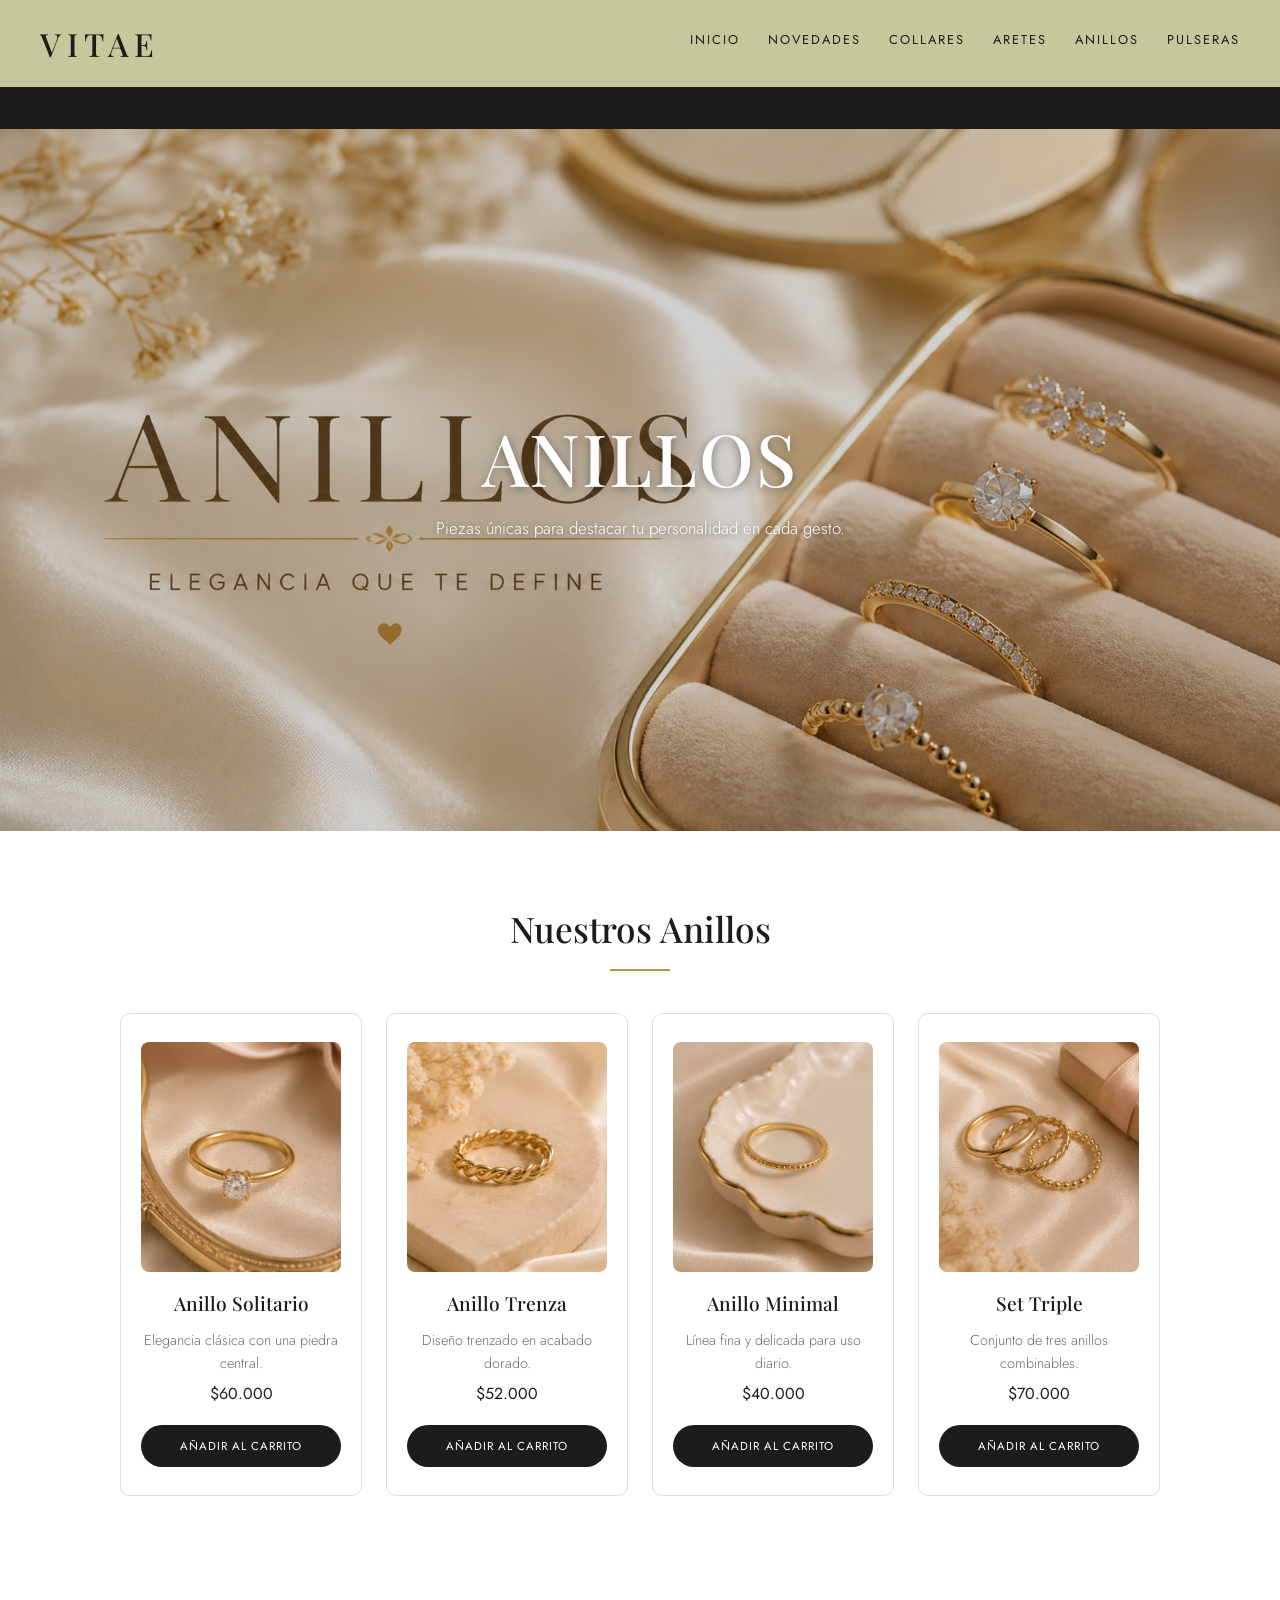
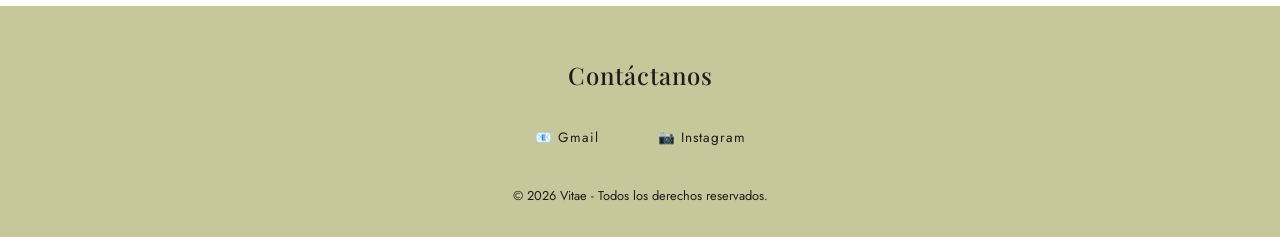
<file: anillos.html>
<!DOCTYPE html>
<html lang="es">
<head>
    <meta charset="UTF-8">
    <meta name="viewport" content="width=device-width, initial-scale=1.0">
    <title>Vitae - Anillos</title>
    <link rel="stylesheet" href="style.css">
</head>
<body>
    <header>
        <h1>Vitae</h1>
        <input type="checkbox" id="menu-toggle">
        <label for="menu-toggle">☰</label>
        <nav>
            <a href="index.html">INICIO</a>
            <a href="novedades.html">NOVEDADES</a>
            <a href="collares.html">COLLARES</a>
            <a href="aretes.html">ARETES</a>
            <a href="anillos.html">ANILLOS</a>
            <a href="pulseras.html">PULSERAS</a>
        </nav>
    </header>

    <div class="cinta">
        <span>★ NUEVA COLECCIÓN ★ NUEVA COLECCIÓN ★ NUEVA COLECCIÓN ★ NUEVA COLECCIÓN ★ NUEVA COLECCIÓN ★ NUEVA COLECCIÓN</span>
    </div>

    <main>
        <article>
            <div class="text">
                <h1>Anillos</h1>
                <p>Piezas únicas para destacar tu personalidad en cada gesto.</p>
            </div>
            <img src="imagenes/banner-anillos.png" alt="Anillos Vitae">
        </article>
    </main>

    <section>
        <h2>Nuestros Anillos</h2>

        <article>
            <img src="imagenes/anillo1.png" alt="Anillo solitario">
            <h3>Anillo Solitario</h3>
            <p>Elegancia clásica con una piedra central.</p>
            <p class="precio">$60.000</p>
            <a class="btn-cart" href="#">Añadir al carrito</a>
        </article>

        <article>
            <img src="imagenes/anillo2.png" alt="Anillo trenzado">
            <h3>Anillo Trenza</h3>
            <p>Diseño trenzado en acabado dorado.</p>
            <p class="precio">$52.000</p>
            <a class="btn-cart" href="#">Añadir al carrito</a>
        </article>

        <article>
            <img src="imagenes/anillo3.png" alt="Anillo minimal">
            <h3>Anillo Minimal</h3>
            <p>Línea fina y delicada para uso diario.</p>
            <p class="precio">$40.000</p>
            <a class="btn-cart" href="#">Añadir al carrito</a>
        </article>

        <article>
            <img src="imagenes/anillo4.png" alt="Set de anillos">
            <h3>Set Triple</h3>
            <p>Conjunto de tres anillos combinables.</p>
            <p class="precio">$70.000</p>
            <a class="btn-cart" href="#">Añadir al carrito</a>
        </article>
    </section>

    <footer>
        <div class="container">
            <h3>Contáctanos</h3>
            <a href="mailto:vitaejoyeria@gmail.com">📧 Gmail</a>
            <a href="https://www.instagram.com/vitaejoyeria" target="_blank">📷 Instagram</a>
            <p>&copy; 2026 Vitae - Todos los derechos reservados.</p>
        </div>
    </footer>
</body>
</html>
</file>
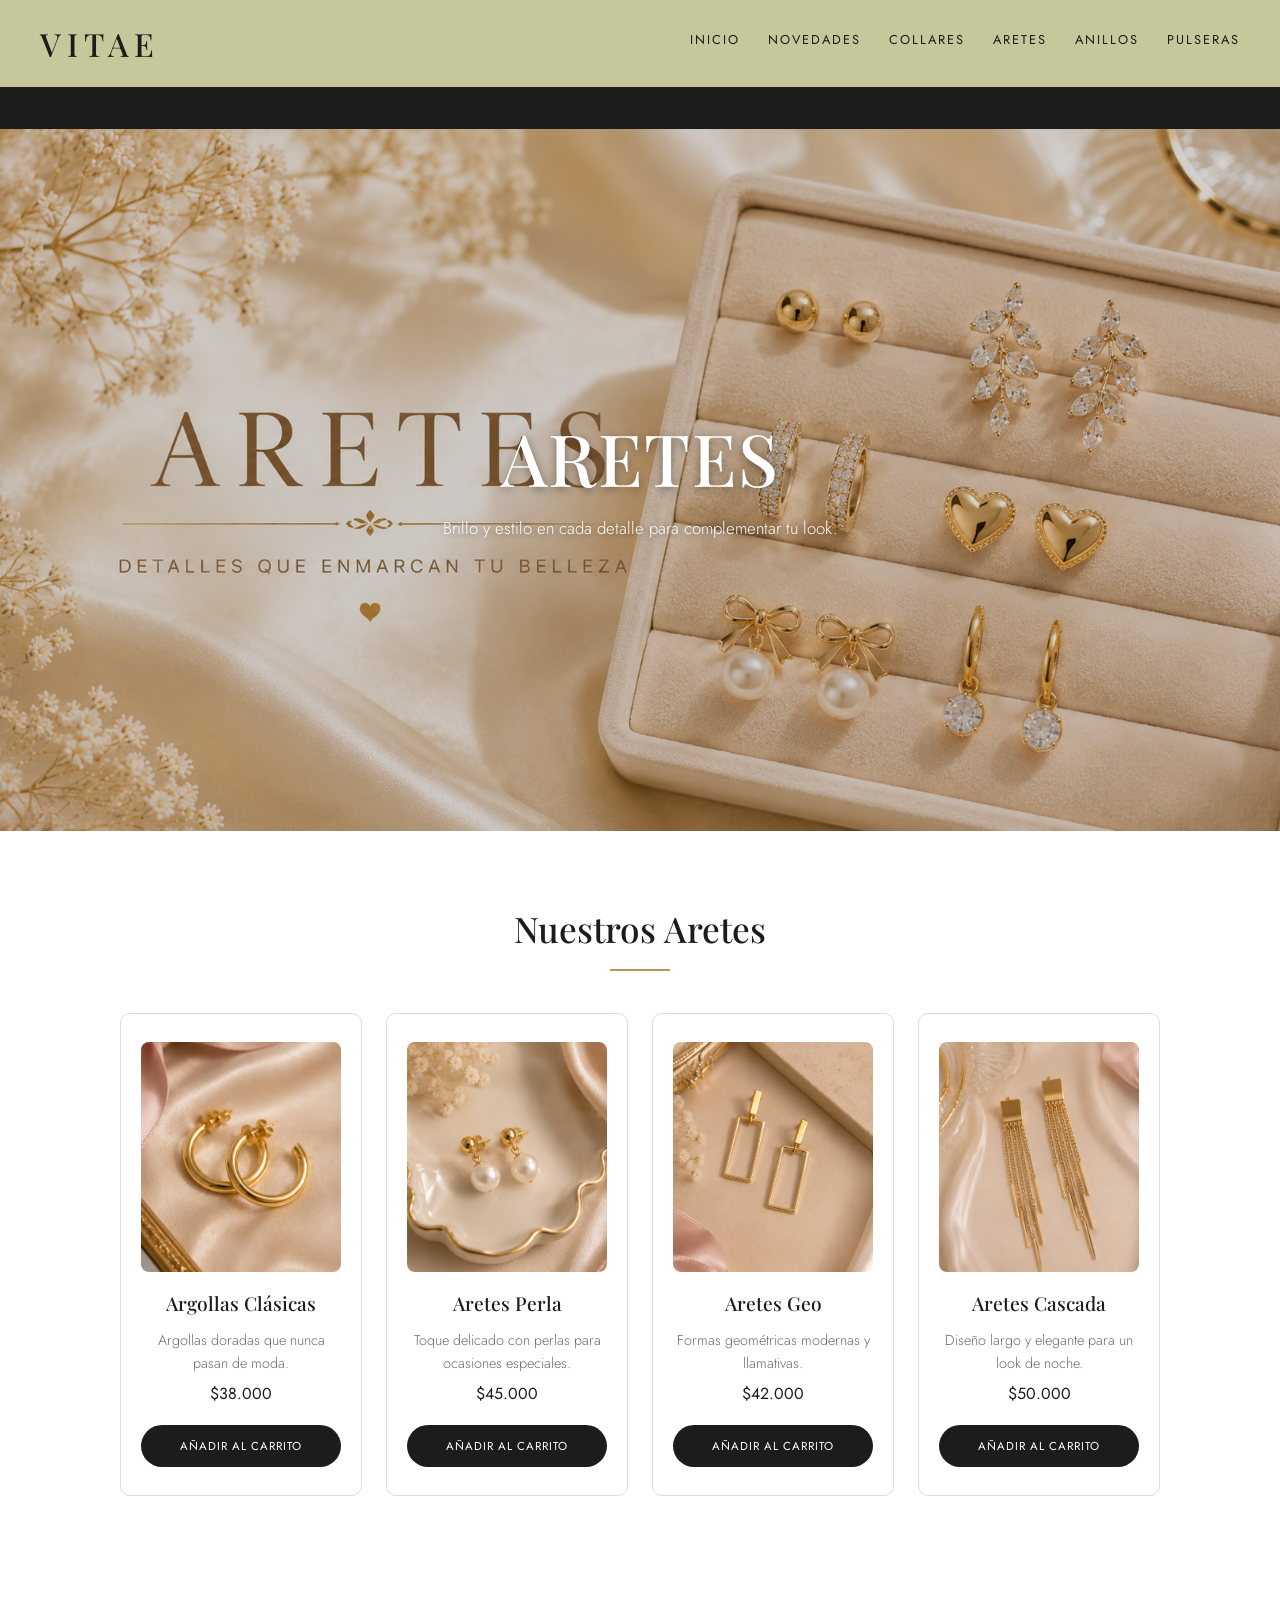
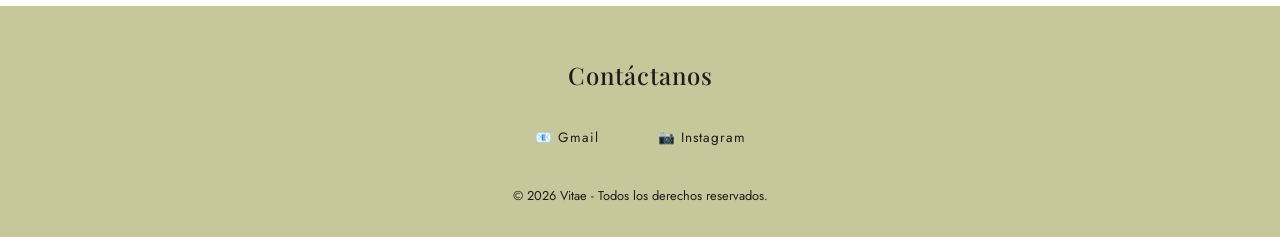
<file: aretes.html>
<!DOCTYPE html>
<html lang="es">
<head>
    <meta charset="UTF-8">
    <meta name="viewport" content="width=device-width, initial-scale=1.0">
    <title>Vitae - Aretes</title>
    <link rel="stylesheet" href="style.css">
</head>
<body>
    <header>
        <h1>Vitae</h1>
        <input type="checkbox" id="menu-toggle">
        <label for="menu-toggle">☰</label>
        <nav>
            <a href="index.html">INICIO</a>
            <a href="novedades.html">NOVEDADES</a>
            <a href="collares.html">COLLARES</a>
            <a href="aretes.html">ARETES</a>
            <a href="anillos.html">ANILLOS</a>
            <a href="pulseras.html">PULSERAS</a>
        </nav>
    </header>

    <div class="cinta">
        <span>★ NUEVA COLECCIÓN ★ NUEVA COLECCIÓN ★ NUEVA COLECCIÓN ★ NUEVA COLECCIÓN ★ NUEVA COLECCIÓN ★ NUEVA COLECCIÓN</span>
    </div>

    <main>
        <article>
            <div class="text">
                <h1>Aretes</h1>
                <p>Brillo y estilo en cada detalle para complementar tu look.</p>
            </div>
            <img src="imagenes/banner-aretes.png" alt="Aretes Vitae">
        </article>
    </main>

    <section>
        <h2>Nuestros Aretes</h2>

        <article>
            <img src="imagenes/arete1.png" alt="Aretes argolla">
            <h3>Argollas Clásicas</h3>
            <p>Argollas doradas que nunca pasan de moda.</p>
            <p class="precio">$38.000</p>
            <a class="btn-cart" href="#">Añadir al carrito</a>
        </article>

        <article>
            <img src="imagenes/arete2.png" alt="Aretes con perla">
            <h3>Aretes Perla</h3>
            <p>Toque delicado con perlas para ocasiones especiales.</p>
            <p class="precio">$45.000</p>
            <a class="btn-cart" href="#">Añadir al carrito</a>
        </article>

        <article>
            <img src="imagenes/arete3.png" alt="Aretes geométricos">
            <h3>Aretes Geo</h3>
            <p>Formas geométricas modernas y llamativas.</p>
            <p class="precio">$42.000</p>
            <a class="btn-cart" href="#">Añadir al carrito</a>
        </article>

        <article>
            <img src="imagenes/arete4.png" alt="Aretes largos">
            <h3>Aretes Cascada</h3>
            <p>Diseño largo y elegante para un look de noche.</p>
            <p class="precio">$50.000</p>
            <a class="btn-cart" href="#">Añadir al carrito</a>
        </article>
    </section>

    <footer>
        <div class="container">
            <h3>Contáctanos</h3>
            <a href="mailto:vitaejoyeria@gmail.com">📧 Gmail</a>
            <a href="https://www.instagram.com/vitaejoyeria" target="_blank">📷 Instagram</a>
            <p>&copy; 2026 Vitae - Todos los derechos reservados.</p>
        </div>
    </footer>
</body>
</html>
</file>
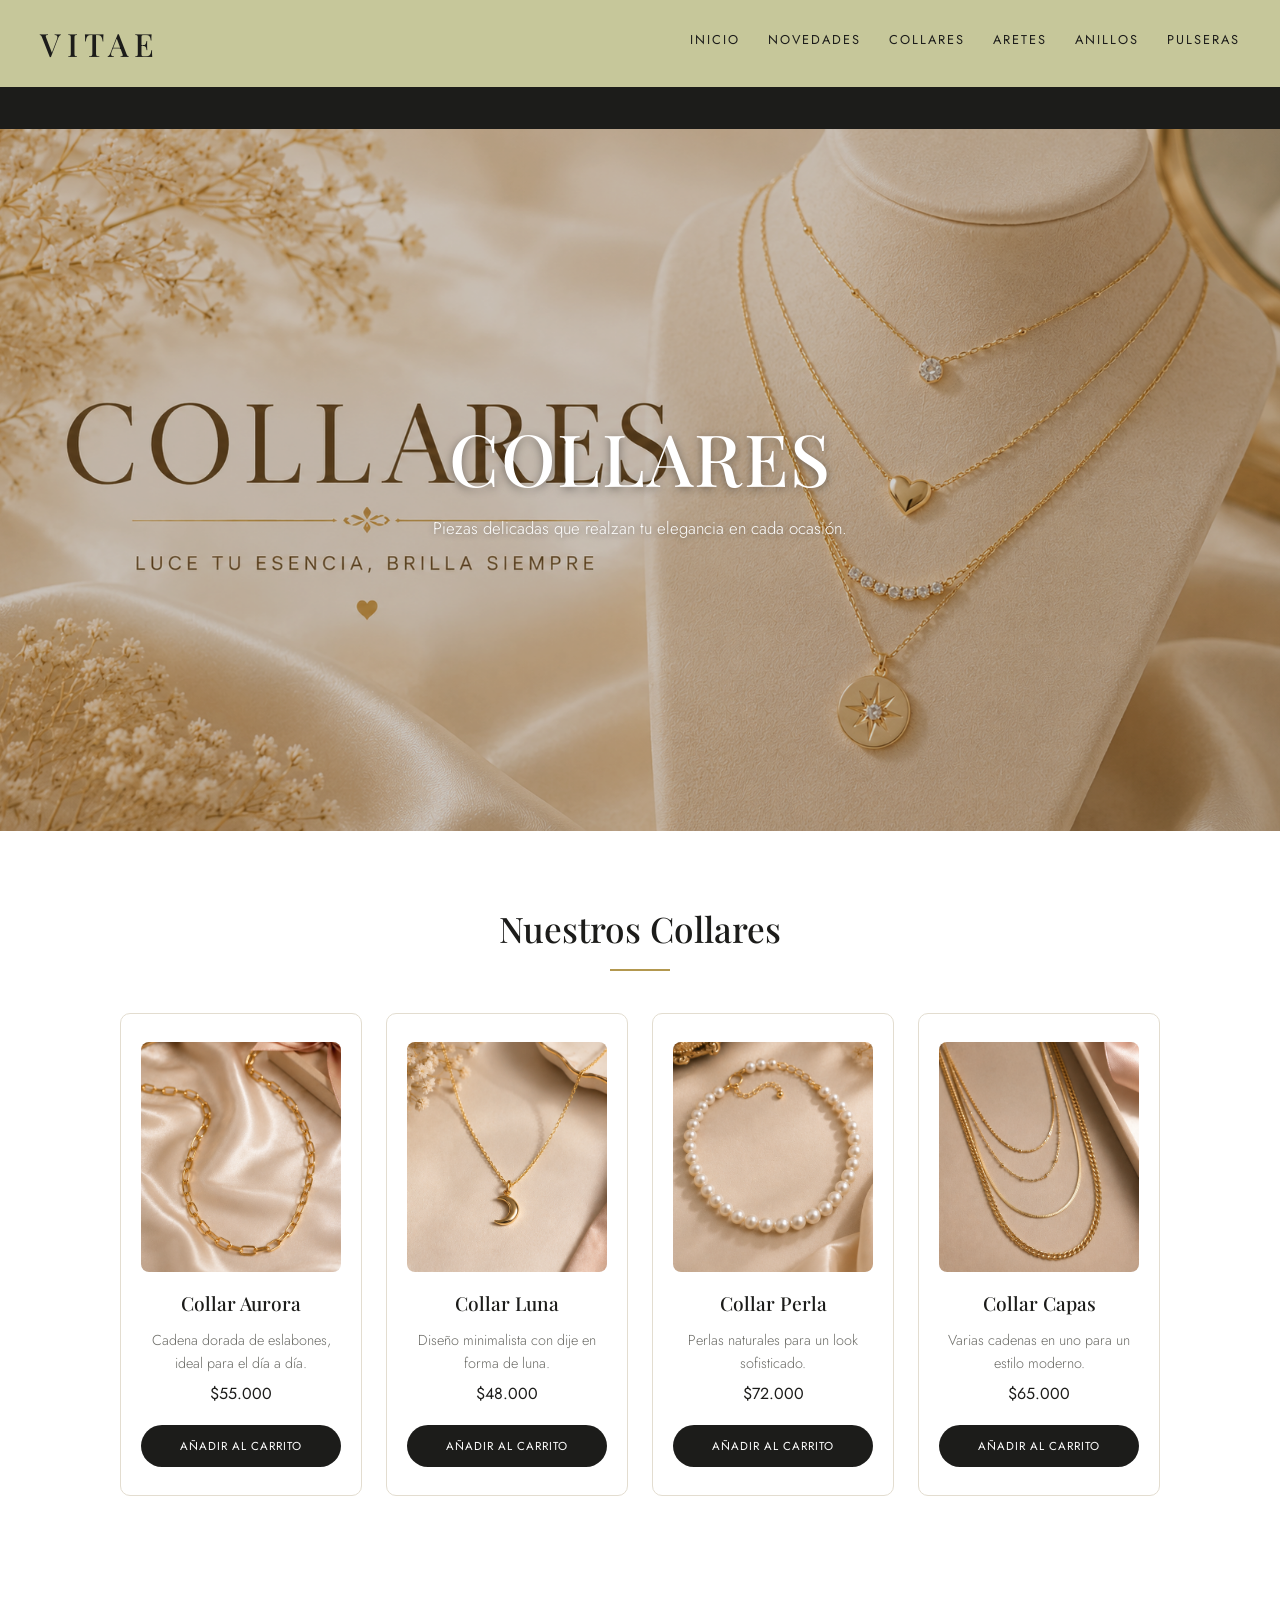
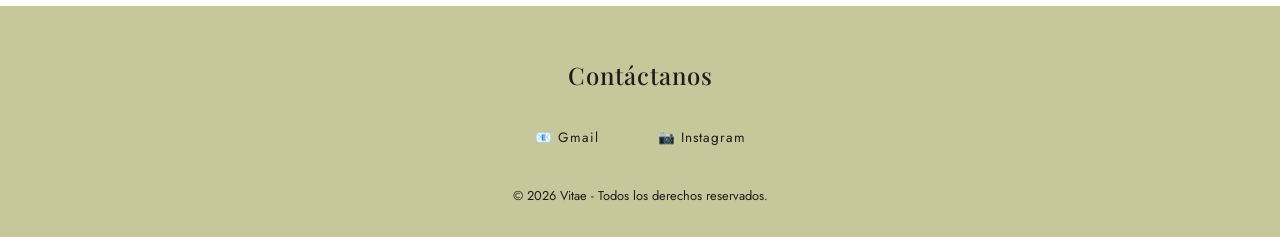
<file: collares.html>
<!DOCTYPE html>
<html lang="es">
<head>
    <meta charset="UTF-8">
    <meta name="viewport" content="width=device-width, initial-scale=1.0">
    <title>Vitae - Collares</title>
    <link rel="stylesheet" href="style.css">
</head>
<body>
    <header>
        <h1>Vitae</h1>
        <input type="checkbox" id="menu-toggle">
        <label for="menu-toggle">☰</label>
        <nav>
            <a href="index.html">INICIO</a>
            <a href="novedades.html">NOVEDADES</a>
            <a href="collares.html">COLLARES</a>
            <a href="aretes.html">ARETES</a>
            <a href="anillos.html">ANILLOS</a>
            <a href="pulseras.html">PULSERAS</a>
        </nav>
    </header>

    <div class="cinta">
        <span>★ NUEVA COLECCIÓN ★ NUEVA COLECCIÓN ★ NUEVA COLECCIÓN ★ NUEVA COLECCIÓN ★ NUEVA COLECCIÓN ★ NUEVA COLECCIÓN</span>
    </div>

    <main>
        <article>
            <div class="text">
                <h1>Collares</h1>
                <p>Piezas delicadas que realzan tu elegancia en cada ocasión.</p>
            </div>
            <img src="imagenes/banner-collares.png" alt="Collares Vitae">
        </article>
    </main>

    <section>
        <h2>Nuestros Collares</h2>

        <article>
            <img src="imagenes/collar1.png" alt="Collar dorado">
            <h3>Collar Aurora</h3>
            <p>Cadena dorada de eslabones, ideal para el día a día.</p>
            <p class="precio">$55.000</p>
            <a class="btn-cart" href="#">Añadir al carrito</a>
        </article>

        <article>
            <img src="imagenes/collar2.png" alt="Collar con dije">
            <h3>Collar Luna</h3>
            <p>Diseño minimalista con dije en forma de luna.</p>
            <p class="precio">$48.000</p>
            <a class="btn-cart" href="#">Añadir al carrito</a>
        </article>

        <article>
            <img src="imagenes/collar3.png" alt="Collar de perlas">
            <h3>Collar Perla</h3>
            <p>Perlas naturales para un look sofisticado.</p>
            <p class="precio">$72.000</p>
            <a class="btn-cart" href="#">Añadir al carrito</a>
        </article>

        <article>
            <img src="imagenes/collar4.png" alt="Collar capas">
            <h3>Collar Capas</h3>
            <p>Varias cadenas en uno para un estilo moderno.</p>
            <p class="precio">$65.000</p>
            <a class="btn-cart" href="#">Añadir al carrito</a>
        </article>
    </section>

    <footer>
        <div class="container">
            <h3>Contáctanos</h3>
            <a href="mailto:vitaejoyeria@gmail.com">📧 Gmail</a>
            <a href="https://www.instagram.com/vitaejoyeria" target="_blank">📷 Instagram</a>
            <p>&copy; 2026 Vitae - Todos los derechos reservados.</p>
        </div>
    </footer>
</body>
</html>
</file>
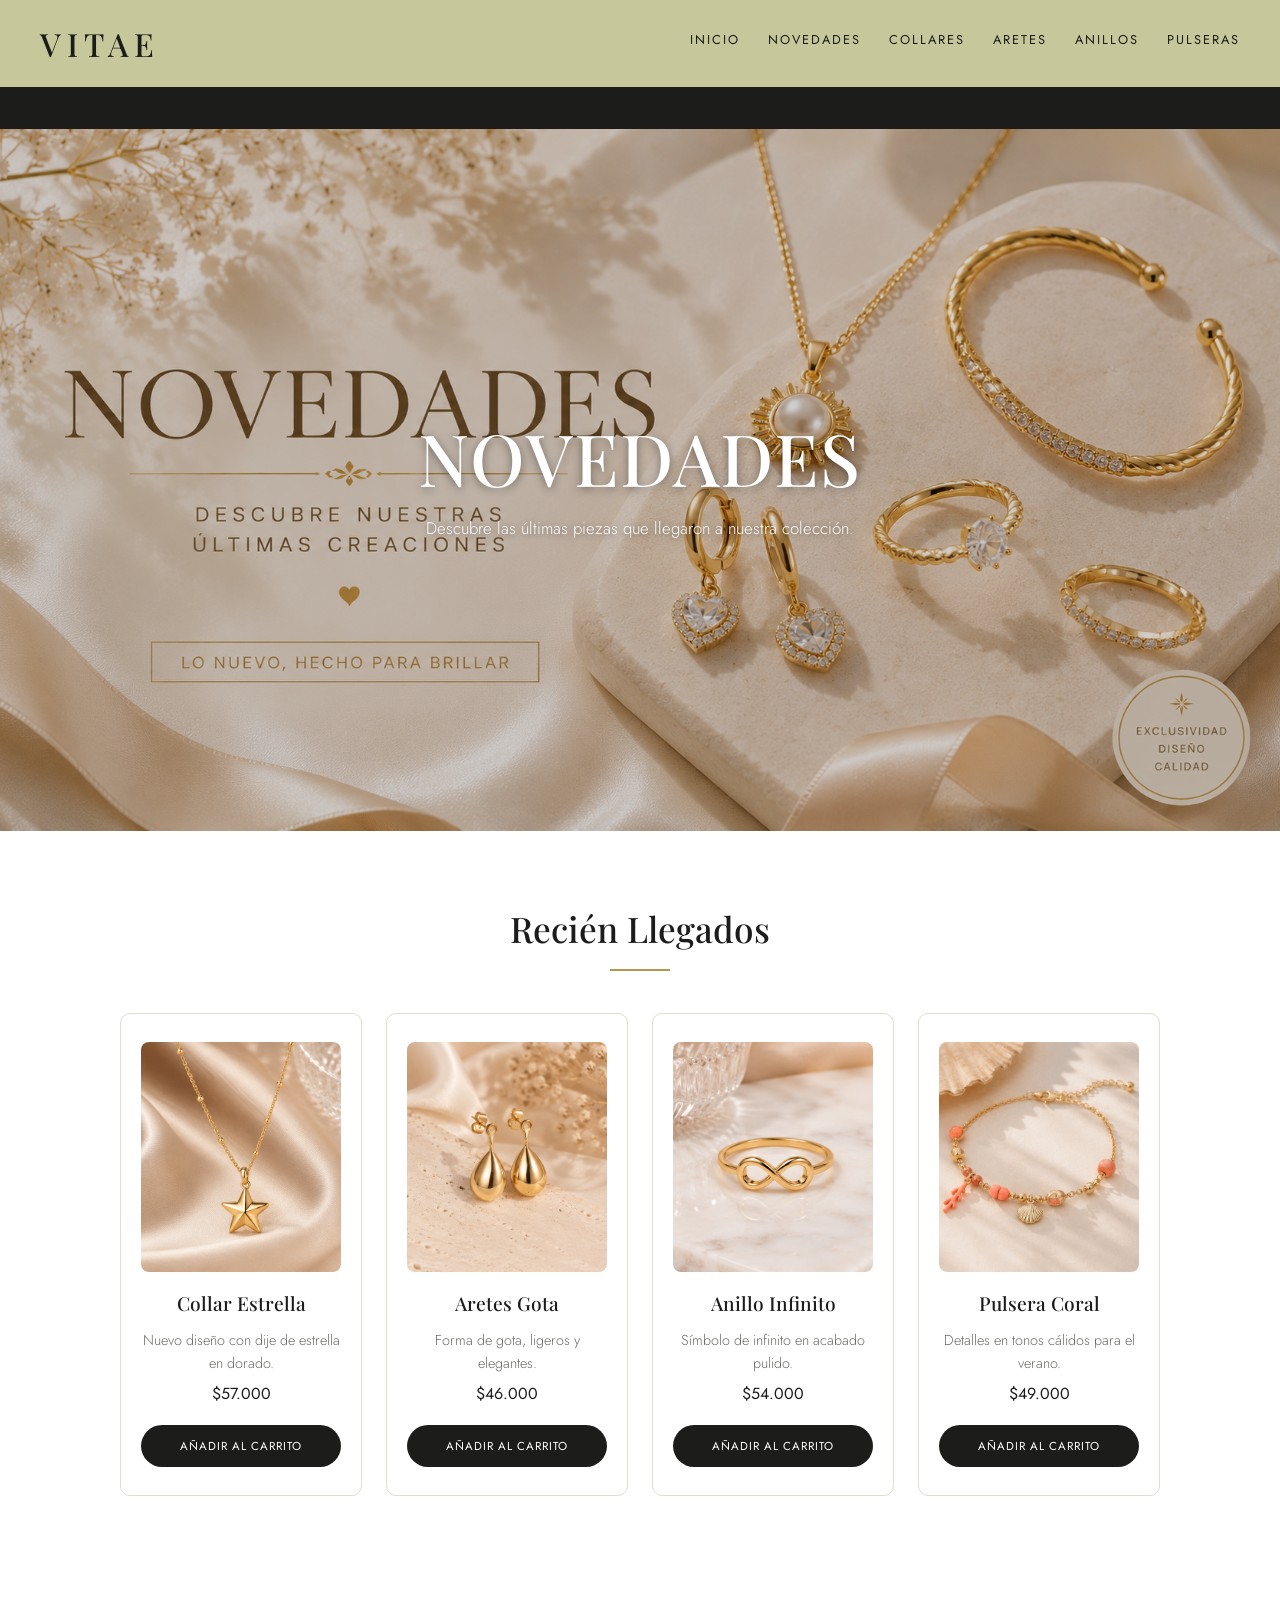
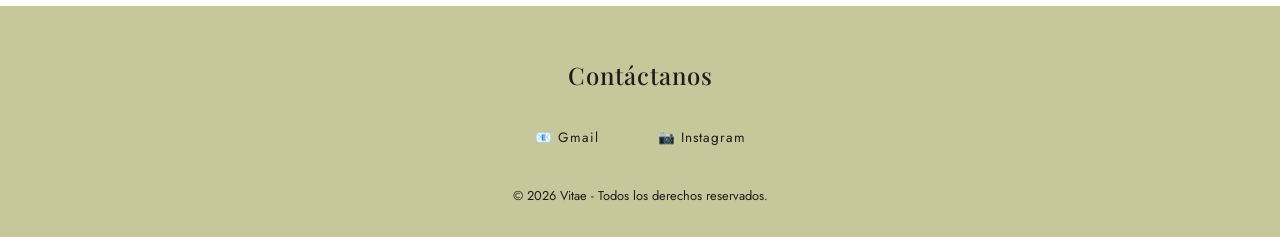
<file: novedades.html>
<!DOCTYPE html>
<html lang="es">
<head>
    <meta charset="UTF-8">
    <meta name="viewport" content="width=device-width, initial-scale=1.0">
    <title>Vitae - Novedades</title>
    <link rel="stylesheet" href="style.css">
</head>
<body>
    <header>
        <h1>Vitae</h1>
        <input type="checkbox" id="menu-toggle">
        <label for="menu-toggle">☰</label>
        <nav>
            <a href="index.html">INICIO</a>
            <a href="novedades.html">NOVEDADES</a>
            <a href="collares.html">COLLARES</a>
            <a href="aretes.html">ARETES</a>
            <a href="anillos.html">ANILLOS</a>
            <a href="pulseras.html">PULSERAS</a>
        </nav>
    </header>

    <div class="cinta">
        <span>★ NUEVA COLECCIÓN ★ NUEVA COLECCIÓN ★ NUEVA COLECCIÓN ★ NUEVA COLECCIÓN ★ NUEVA COLECCIÓN ★ NUEVA COLECCIÓN</span>
    </div>

    <main>
        <article>
            <div class="text">
                <h1>Novedades</h1>
                <p>Descubre las últimas piezas que llegaron a nuestra colección.</p>
            </div>
            <img src="imagenes/banner-novedades.png" alt="Novedades Vitae">
        </article>
    </main>

    <section>
        <h2>Recién Llegados</h2>

        <article>
            <img src="imagenes/nuevo1.png" alt="Collar nuevo">
            <h3>Collar Estrella</h3>
            <p>Nuevo diseño con dije de estrella en dorado.</p>
            <p class="precio">$57.000</p>
            <a class="btn-cart" href="#">Añadir al carrito</a>
        </article>

        <article>
            <img src="imagenes/nuevo2.png" alt="Aretes nuevos">
            <h3>Aretes Gota</h3>
            <p>Forma de gota, ligeros y elegantes.</p>
            <p class="precio">$46.000</p>
            <a class="btn-cart" href="#">Añadir al carrito</a>
        </article>

        <article>
            <img src="imagenes/nuevo3.png" alt="Anillo nuevo">
            <h3>Anillo Infinito</h3>
            <p>Símbolo de infinito en acabado pulido.</p>
            <p class="precio">$54.000</p>
            <a class="btn-cart" href="#">Añadir al carrito</a>
        </article>

        <article>
            <img src="imagenes/nuevo4.png" alt="Pulsera nueva">
            <h3>Pulsera Coral</h3>
            <p>Detalles en tonos cálidos para el verano.</p>
            <p class="precio">$49.000</p>
            <a class="btn-cart" href="#">Añadir al carrito</a>
        </article>
    </section>

    <footer>
        <div class="container">
            <h3>Contáctanos</h3>
            <a href="mailto:vitaejoyeria@gmail.com">📧 Gmail</a>
            <a href="https://www.instagram.com/vitaejoyeria" target="_blank">📷 Instagram</a>
            <p>&copy; 2026 Vitae - Todos los derechos reservados.</p>
        </div>
    </footer>
</body>
</html>
</file>
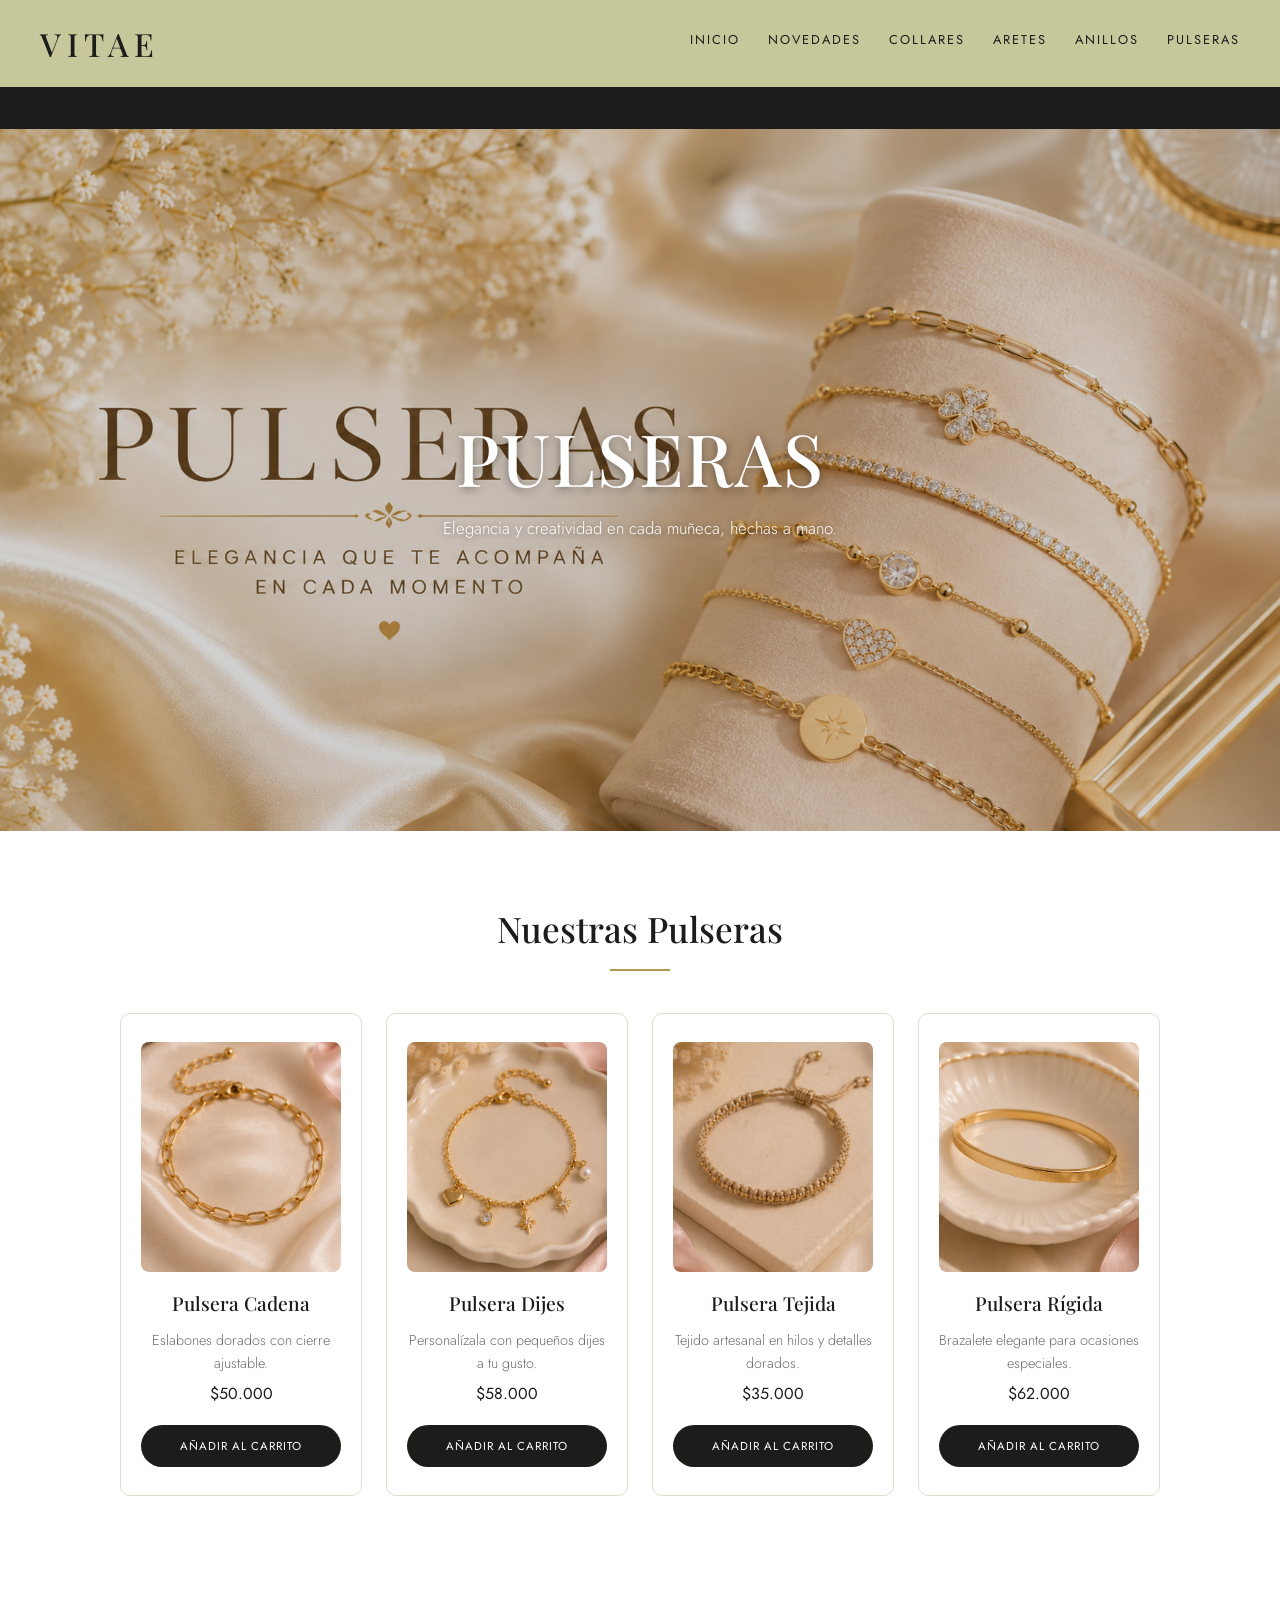
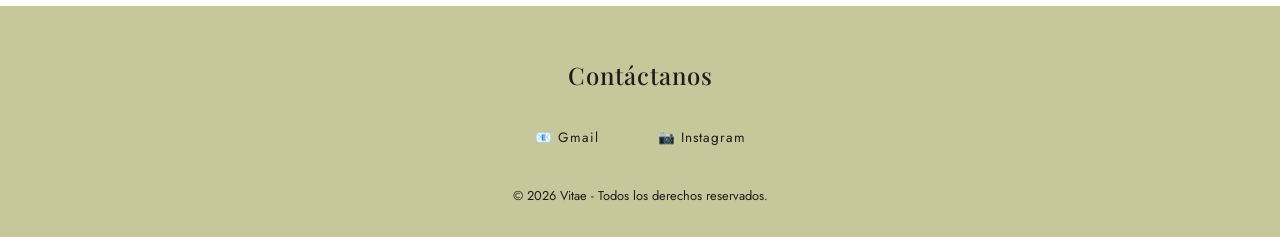
<file: pulseras.html>
<!DOCTYPE html>
<html lang="es">
<head>
    <meta charset="UTF-8">
    <meta name="viewport" content="width=device-width, initial-scale=1.0">
    <title>Vitae - Pulseras</title>
    <link rel="stylesheet" href="style.css">
</head>
<body>
    <header>
        <h1>Vitae</h1>
        <input type="checkbox" id="menu-toggle">
        <label for="menu-toggle">☰</label>
        <nav>
            <a href="index.html">INICIO</a>
            <a href="novedades.html">NOVEDADES</a>
            <a href="collares.html">COLLARES</a>
            <a href="aretes.html">ARETES</a>
            <a href="anillos.html">ANILLOS</a>
            <a href="pulseras.html">PULSERAS</a>
        </nav>
    </header>

    <div class="cinta">
        <span>★ NUEVA COLECCIÓN ★ NUEVA COLECCIÓN ★ NUEVA COLECCIÓN ★ NUEVA COLECCIÓN ★ NUEVA COLECCIÓN ★ NUEVA COLECCIÓN</span>
    </div>

    <main>
        <article>
            <div class="text">
                <h1>Pulseras</h1>
                <p>Elegancia y creatividad en cada muñeca, hechas a mano.</p>
            </div>
            <img src="imagenes/banner-pulseras.png" alt="Pulseras Vitae">
        </article>
    </main>

    <section>
        <h2>Nuestras Pulseras</h2>

        <article>
            <img src="imagenes/pulsera1.png" alt="Pulsera cadena">
            <h3>Pulsera Cadena</h3>
            <p>Eslabones dorados con cierre ajustable.</p>
            <p class="precio">$50.000</p>
            <a class="btn-cart" href="#">Añadir al carrito</a>
        </article>

        <article>
            <img src="imagenes/pulsera2.png" alt="Pulsera dijes">
            <h3>Pulsera Dijes</h3>
            <p>Personalízala con pequeños dijes a tu gusto.</p>
            <p class="precio">$58.000</p>
            <a class="btn-cart" href="#">Añadir al carrito</a>
        </article>

        <article>
            <img src="imagenes/pulsera3.png" alt="Pulsera tejida">
            <h3>Pulsera Tejida</h3>
            <p>Tejido artesanal en hilos y detalles dorados.</p>
            <p class="precio">$35.000</p>
            <a class="btn-cart" href="#">Añadir al carrito</a>
        </article>

        <article>
            <img src="imagenes/pulsera4.png" alt="Pulsera rígida">
            <h3>Pulsera Rígida</h3>
            <p>Brazalete elegante para ocasiones especiales.</p>
            <p class="precio">$62.000</p>
            <a class="btn-cart" href="#">Añadir al carrito</a>
        </article>
    </section>

    <footer>
        <div class="container">
            <h3>Contáctanos</h3>
            <a href="mailto:vitaejoyeria@gmail.com">📧 Gmail</a>
            <a href="https://www.instagram.com/vitaejoyeria" target="_blank">📷 Instagram</a>
            <p>&copy; 2026 Vitae - Todos los derechos reservados.</p>
        </div>
    </footer>
</body>
</html>
</file>
<file: style.css>
/* =========================================================
   VITAE — Joyería | Hoja de estilos
   Inspirada en un tema elegante de joyería (estilo "LEANA")
   Paleta: verde salvia + crema + negro + toque dorado
   ========================================================= */

/* Tipografías elegantes (serif para títulos, sans para texto) */
@import url('https://fonts.googleapis.com/css2?family=Playfair+Display:ital,wght@0,400;0,500;0,600;0,700;1,400;1,500&family=Jost:wght@300;400;500&display=swap');

/* ---------- VARIABLES DE COLOR (cámbialas en un solo lugar) ---------- */
:root {
    --salvia:        #c6c79a;   /* verde salvia del encabezado */
    --salvia-oscuro: #aeb085;   /* verde un poco más oscuro */
    --crema-suave:   #f1ede3;   /* tarjetas / bloques */
    --negro:         #1c1c1a;   /* texto principal */
    --gris:          #6b6b66;   /* texto secundario */
    --dorado:        #b3984f;   /* detalle dorado */
    --linea:         #e3ddd0;   /* bordes suaves */
}

/* ---------- RESET BÁSICO ---------- */
* {
    margin: 0;
    padding: 0;
    box-sizing: border-box;
}

body {
    font-family: 'Jost', sans-serif;
    background-color: var(--crema);
    color: var(--negro);
    line-height: 1.6;
}

img {
    max-width: 100%;
    display: block;
}

/* =========================================================
   ENCABEZADO  (header)
   ========================================================= */
header {
    position: sticky;
    top: 0;
    z-index: 100;
    background-color: var(--salvia);
    display: flex;
    align-items: center;
    justify-content: space-between;
    padding: 18px 40px;
    flex-wrap: wrap;
}

/* Logo "Vitae" */
header h1 {
    font-family: 'Playfair Display', serif;
    font-weight: 500;
    font-size: 2rem;
    letter-spacing: 6px;
    text-transform: uppercase;
    color: var(--negro);
}

/* Menú de navegación */
header nav {
    display: flex;
    gap: 28px;
}

header nav a {
    font-size: 0.8rem;
    letter-spacing: 2px;
    text-transform: uppercase;
    text-decoration: none;
    color: var(--negro);
    padding-bottom: 4px;
    border-bottom: 2px solid transparent;
    transition: border-color 0.3s ease;
}

header nav a:hover {
    border-bottom-color: var(--negro);
}

/* ---------- Menú hamburguesa (oculto en pantallas grandes) ---------- */
#menu-toggle {
    display: none;        /* el checkbox nunca se ve */
}

header label[for="menu-toggle"] {
    display: none;        /* el ícono ☰ solo aparece en celular */
    font-size: 1.8rem;
    cursor: pointer;
    color: var(--negro);
}

/* =========================================================
   CINTA "NEW COLLECTION"  (opcional, ver nota al final)
   ========================================================= */
.cinta {
    background-color: var(--negro);
    color: #fff;
    overflow: hidden;
    white-space: nowrap;
    padding: 8px 0;
}

.cinta span {
    display: inline-block;
    font-size: 0.7rem;
    letter-spacing: 3px;
    text-transform: uppercase;
    padding-left: 100%;
    animation: desplazar 18s linear infinite;
}

@keyframes desplazar {
    from { transform: translateX(0); }
    to   { transform: translateX(-100%); }
}

/* =========================================================
   HERO  (main > article)  — banner principal con texto encima
   ========================================================= */
main article {
    position: relative;
    min-height: 78vh;
    display: flex;
    align-items: center;
    justify-content: center;
    text-align: center;
    overflow: hidden;
    /* Fondo degradado por si aún no hay imagen */
    background: linear-gradient(135deg, var(--salvia) 0%, var(--crema) 100%);
}

/* Si el <img> tiene una imagen real, la usa como fondo a pantalla completa */
main article img[src]:not([src=""]) {
    position: absolute;
    inset: 0;
    width: 100%;
    height: 100%;
    object-fit: cover;
    z-index: 0;
}

/* Oculta el ícono de imagen rota cuando el src está vacío */
main article img[src=""],
main article img:not([src]) {
    display: none;
}

/* Capa oscura suave para que el texto se lea sobre la foto */
main article::after {
    content: "";
    position: absolute;
    inset: 0;
    background: rgba(0, 0, 0, 0.18);
    z-index: 1;
}

main article .text {
    position: relative;
    z-index: 2;
    max-width: 700px;
    padding: 20px;
    color: #fff;
}

main article .text h1 {
    font-family: 'Playfair Display', serif;
    font-weight: 500;
    font-size: clamp(2.5rem, 6vw, 4.5rem);
    line-height: 1.1;
    text-transform: uppercase;
    letter-spacing: 2px;
    text-shadow: 0 2px 10px rgba(0,0,0,0.4);
}

main article .text p {
    margin-top: 18px;
    font-size: 1.05rem;
    font-weight: 300;
    text-shadow: 0 1px 6px rgba(0,0,0,0.4);
}

/* Botón tipo "SHOP NOW" (úsalo poniendo class="btn" en un enlace) */
.btn {
    display: inline-block;
    margin-top: 28px;
    padding: 14px 40px;
    background-color: #fff;
    color: var(--negro);
    text-decoration: none;
    text-transform: uppercase;
    letter-spacing: 2px;
    font-size: 0.8rem;
    border-radius: 30px;
    transition: background-color 0.3s ease, color 0.3s ease;
}

.btn:hover {
    background-color: var(--negro);
    color: #fff;
}

/* =========================================================
   SECCIONES DE CONTENIDO  (section)
   ========================================================= */
section {
    max-width: 1100px;
    margin: 0 auto;
    padding: 70px 30px;
    text-align: center;
}

section h2 {
    font-family: 'Playfair Display', serif;
    font-weight: 500;
    font-size: 2.2rem;
    margin-bottom: 18px;
    position: relative;
    display: inline-block;
}

/* Línea dorada decorativa debajo de cada título */
section h2::after {
    content: "";
    display: block;
    width: 60px;
    height: 2px;
    background-color: var(--dorado);
    margin: 12px auto 0;
}

section > p {
    max-width: 700px;
    margin: 0 auto 16px;
    color: var(--gris);
    font-weight: 300;
}

section img {
    margin: 30px auto 0;
    border-radius: 8px;
    box-shadow: 0 10px 30px rgba(0,0,0,0.08);
}

/* =========================================================
   CUADRÍCULA DE PRODUCTOS
   (la sección "Productos Destacados" que contiene <article>)
   ========================================================= */
section:has(article) {
    display: grid;
    grid-template-columns: repeat(4, 1fr);
    gap: 24px;
    align-items: stretch;
}

/* El título h2 ocupa toda la fila de la cuadrícula */
section:has(article) h2 {
    grid-column: 1 / -1;
}

/* Cada producto = una tarjeta */
section article {
    background-color: #fff;
    border: 1px solid var(--linea);
    border-radius: 10px;
    padding: 28px 20px;
    text-align: center;
    transition: transform 0.3s ease, box-shadow 0.3s ease;
}

section article:hover {
    transform: translateY(-6px);
    box-shadow: 0 14px 30px rgba(0,0,0,0.1);
}

section article h3 {
    font-family: 'Playfair Display', serif;
    font-weight: 500;
    font-size: 1.2rem;
    margin-bottom: 10px;
}

section article p {
    color: var(--gris);
    font-size: 0.9rem;
    font-weight: 300;
}

/* =========================================================
   FRASE DE LA MARCA  (blockquote)
   ========================================================= */
blockquote {
    font-family: 'Playfair Display', serif;
    font-style: italic;
    font-size: 1.6rem;
    max-width: 750px;
    margin: 0 auto;
    color: var(--negro);
    position: relative;
    padding: 0 30px;
}

blockquote::before {
    content: "\201C";   /* comilla decorativa */
    font-size: 4rem;
    color: var(--salvia-oscuro);
    position: absolute;
    left: -10px;
    top: -20px;
}

/* =========================================================
   PIE DE PÁGINA  (footer)
   ========================================================= */
footer {
    background-color: var(--salvia);
    text-align: center;
    padding: 50px 20px 30px;
    margin-top: 40px;
}

footer h3 {
    font-family: 'Playfair Display', serif;
    font-weight: 500;
    font-size: 1.5rem;
    margin-bottom: 18px;
    letter-spacing: 1px;
}

/* Botones de contacto (reemplaza tu regla anterior) */
footer a {
    display: inline-block;
    padding: 10px 22px;
    margin: 5px;
    text-decoration: none;
    border-radius: 25px;
    background-color: var(--crema);
    color: var(--negro);
    font-size: 0.85rem;
    letter-spacing: 1px;
    transition: background-color 0.3s ease, color 0.3s ease;
}

footer a:hover {
    background-color: var(--negro);
    color: #fff;
}

footer p {
    margin-top: 22px;
    font-size: 0.8rem;
    color: var(--negro);
}

/* =========================================================
   RESPONSIVE  (celular / tablet)
   ========================================================= */
@media (max-width: 900px) {
    section:has(article) {
        grid-template-columns: repeat(2, 1fr);
    }
}

@media (max-width: 768px) {
    header {
        padding: 16px 24px;
    }

    /* Aparece el ícono del menú ☰ */
    header label[for="menu-toggle"] {
        display: block;
    }

    /* El menú se esconde por defecto en celular */
    header nav {
        display: none;
        flex-direction: column;
        width: 100%;
        gap: 0;
        margin-top: 14px;
    }

    /* Al marcar el checkbox (tocar ☰) se muestra el menú */
    #menu-toggle:checked ~ nav {
        display: flex;
    }

    header nav a {
        padding: 12px 0;
        border-bottom: 1px solid var(--salvia-oscuro);
    }
}

@media (max-width: 560px) {
    section:has(article) {
        grid-template-columns: 1fr;
    }
}

/* =========================================================
   EXTRA: imagen, precio y botón dentro de cada producto
   ========================================================= */
section article img {
    width: 100%;
    height: 230px;
    object-fit: cover;
    border-radius: 8px;
    margin: 0 0 16px 0;
    box-shadow: none;
}

.precio {
    color: var(--negro) !important;
    font-size: 1rem !important;
    font-weight: 400;
    margin-top: 6px;
}

.btn-cart {
    display: inline-block;
    width: 100%;
    margin-top: 18px;
    padding: 12px;
    background-color: var(--negro);
    color: #fff;
    border: none;
    border-radius: 25px;
    text-transform: uppercase;
    letter-spacing: 1px;
    font-size: 0.72rem;
    font-family: 'Jost', sans-serif;
    text-decoration: none;
    cursor: pointer;
    transition: background-color 0.3s ease;
}

.btn-cart:hover {
    background-color: var(--dorado);
}
</file>
